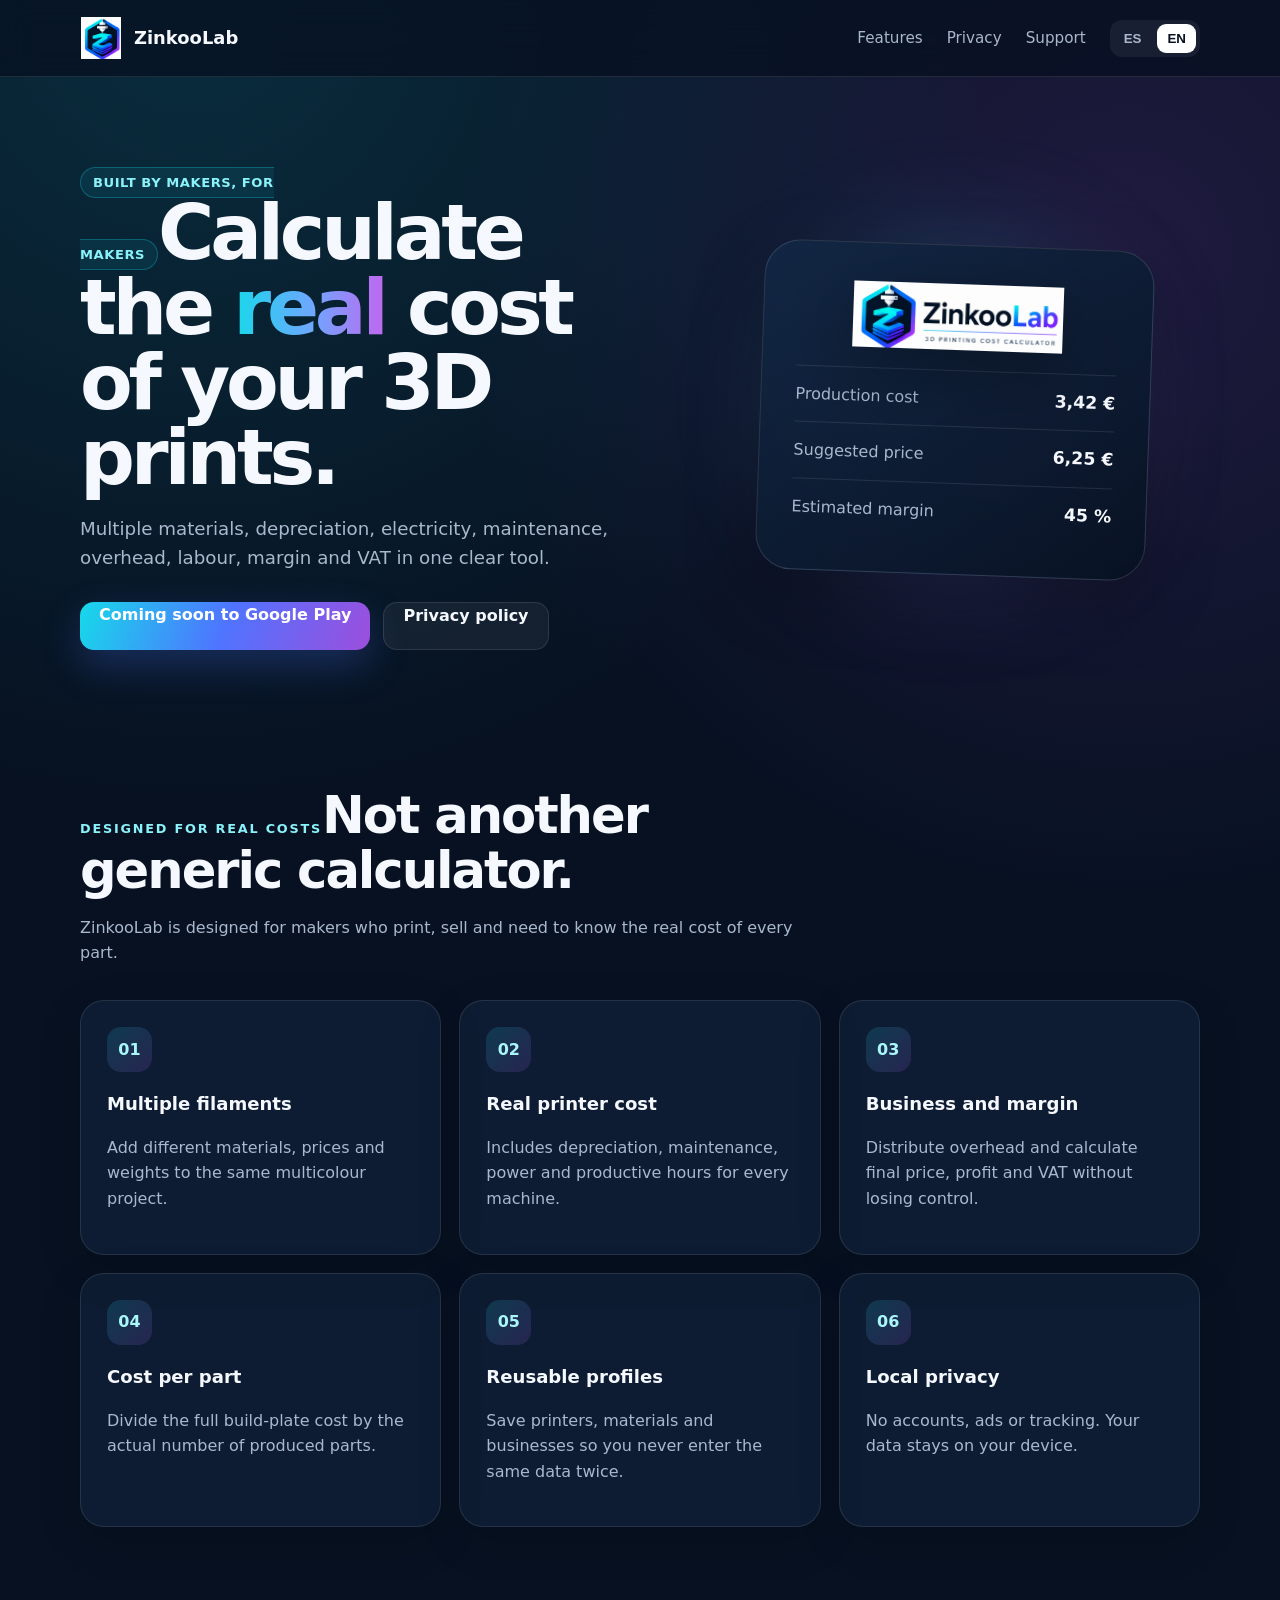
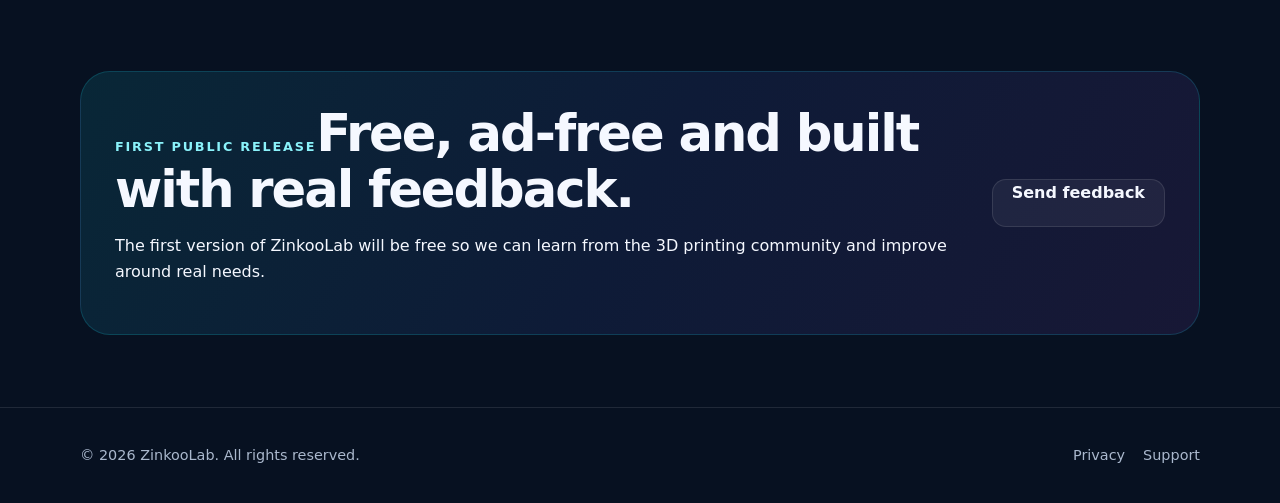
<file: index.html>
<!doctype html><html lang="es"><head><meta charset="utf-8"><meta name="viewport" content="width=device-width,initial-scale=1"><meta name="description" content="ZinkooLab calcula costes reales de impresión 3D con materiales, impresoras, amortización, gastos generales y margen."><title>ZinkooLab — Costes reales para impresión 3D</title><link rel="icon" href="assets/icon-192.png"><link rel="stylesheet" href="styles.css"></head><body>
<nav class="nav"><div class="container nav-inner"><a class="brand" href="index.html"><img src="assets/brand-mark.png" alt="ZinkooLab"><span>ZinkooLab</span></a><div class="nav-links"><a href="#features" data-lang="es">Funciones</a><a href="#features" data-lang="en">Features</a><a href="privacy.html" data-lang="es">Privacidad</a><a href="privacy.html" data-lang="en">Privacy</a><a class="keep" href="support.html" data-lang="es">Soporte</a><a class="keep" href="support.html" data-lang="en">Support</a><div class="lang"><button data-set-lang="es">ES</button><button data-set-lang="en">EN</button></div></div></div></nav>
<header class="hero"><div class="container hero-grid"><div><span class="badge" data-lang="es">Hecha por makers, para makers</span><span class="badge" data-lang="en">Built by makers, for makers</span><h1 data-lang="es">Calcula el coste <span class="gradient">real</span> de tus impresiones 3D.</h1><h1 data-lang="en">Calculate the <span class="gradient">real</span> cost of your 3D prints.</h1><p class="lead" data-lang="es">Materiales múltiples, amortización, electricidad, mantenimiento, gastos generales, mano de obra, margen e IVA en una única herramienta clara.</p><p class="lead" data-lang="en">Multiple materials, depreciation, electricity, maintenance, overhead, labour, margin and VAT in one clear tool.</p><div class="actions"><a class="button primary" href="#availability" data-lang="es">Próximamente en Google Play</a><a class="button primary" href="#availability" data-lang="en">Coming soon to Google Play</a><a class="button secondary" href="privacy.html" data-lang="es">Política de privacidad</a><a class="button secondary" href="privacy.html" data-lang="en">Privacy policy</a></div></div><div class="visual"><div class="glow"></div><div class="app-card"><img src="assets/logo-horizontal.png" alt="ZinkooLab"><div class="metric"><span data-lang="es">Coste de fabricación</span><span data-lang="en">Production cost</span><strong>3,42 €</strong></div><div class="metric"><span data-lang="es">Precio recomendado</span><span data-lang="en">Suggested price</span><strong>6,25 €</strong></div><div class="metric"><span data-lang="es">Margen estimado</span><span data-lang="en">Estimated margin</span><strong>45 %</strong></div></div></div></div></header>
<section id="features" class="section"><div class="container"><div class="section-header"><span class="eyebrow" data-lang="es">Diseñada para costes reales</span><span class="eyebrow" data-lang="en">Designed for real costs</span><h2 data-lang="es">No es otra calculadora genérica.</h2><h2 data-lang="en">Not another generic calculator.</h2><p data-lang="es">ZinkooLab está pensada para makers que imprimen, venden y necesitan saber qué cuesta realmente cada pieza.</p><p data-lang="en">ZinkooLab is designed for makers who print, sell and need to know the real cost of every part.</p></div><div class="grid">
<div class="card"><div class="icon">01</div><h3 data-lang="es">Varios filamentos</h3><h3 data-lang="en">Multiple filaments</h3><p data-lang="es">Añade distintos materiales, precios y gramos dentro del mismo proyecto multicolor.</p><p data-lang="en">Add different materials, prices and weights to the same multicolour project.</p></div>
<div class="card"><div class="icon">02</div><h3 data-lang="es">Coste real de impresora</h3><h3 data-lang="en">Real printer cost</h3><p data-lang="es">Incluye amortización, mantenimiento, potencia y horas productivas de cada máquina.</p><p data-lang="en">Includes depreciation, maintenance, power and productive hours for every machine.</p></div>
<div class="card"><div class="icon">03</div><h3 data-lang="es">Negocio y margen</h3><h3 data-lang="en">Business and margin</h3><p data-lang="es">Reparte gastos generales y calcula precio final, beneficio e IVA sin perder el control.</p><p data-lang="en">Distribute overhead and calculate final price, profit and VAT without losing control.</p></div>
<div class="card"><div class="icon">04</div><h3 data-lang="es">Coste por pieza</h3><h3 data-lang="en">Cost per part</h3><p data-lang="es">Divide el coste completo de la placa entre las piezas reales producidas.</p><p data-lang="en">Divide the full build-plate cost by the actual number of produced parts.</p></div>
<div class="card"><div class="icon">05</div><h3 data-lang="es">Perfiles reutilizables</h3><h3 data-lang="en">Reusable profiles</h3><p data-lang="es">Guarda impresoras, materiales y empresas para no introducir lo mismo dos veces.</p><p data-lang="en">Save printers, materials and businesses so you never enter the same data twice.</p></div>
<div class="card"><div class="icon">06</div><h3 data-lang="es">Privacidad local</h3><h3 data-lang="en">Local privacy</h3><p data-lang="es">Sin cuentas, anuncios ni seguimiento. Tus datos permanecen en tu dispositivo.</p><p data-lang="en">No accounts, ads or tracking. Your data stays on your device.</p></div>
</div></div></section>
<section id="availability" class="section"><div class="container"><div class="callout"><div><span class="eyebrow" data-lang="es">Primera versión pública</span><span class="eyebrow" data-lang="en">First public release</span><h2 data-lang="es">Gratis, sin anuncios y construida con feedback real.</h2><h2 data-lang="en">Free, ad-free and built with real feedback.</h2><p data-lang="es">La primera versión de ZinkooLab se publicará gratis para aprender de la comunidad de impresión 3D y mejorar sobre necesidades reales.</p><p data-lang="en">The first version of ZinkooLab will be free so we can learn from the 3D printing community and improve around real needs.</p></div><a class="button secondary" href="support.html" data-lang="es">Enviar sugerencias</a><a class="button secondary" href="support.html" data-lang="en">Send feedback</a></div></div></section>
<footer class="footer"><div class="container footer-inner"><span>© 2026 ZinkooLab. All rights reserved.</span><div class="footer-links"><a href="privacy.html" data-lang="es">Privacidad</a><a href="privacy.html" data-lang="en">Privacy</a><a href="support.html" data-lang="es">Soporte</a><a href="support.html" data-lang="en">Support</a></div></div></footer><script src="script.js"></script></body></html>
</file>
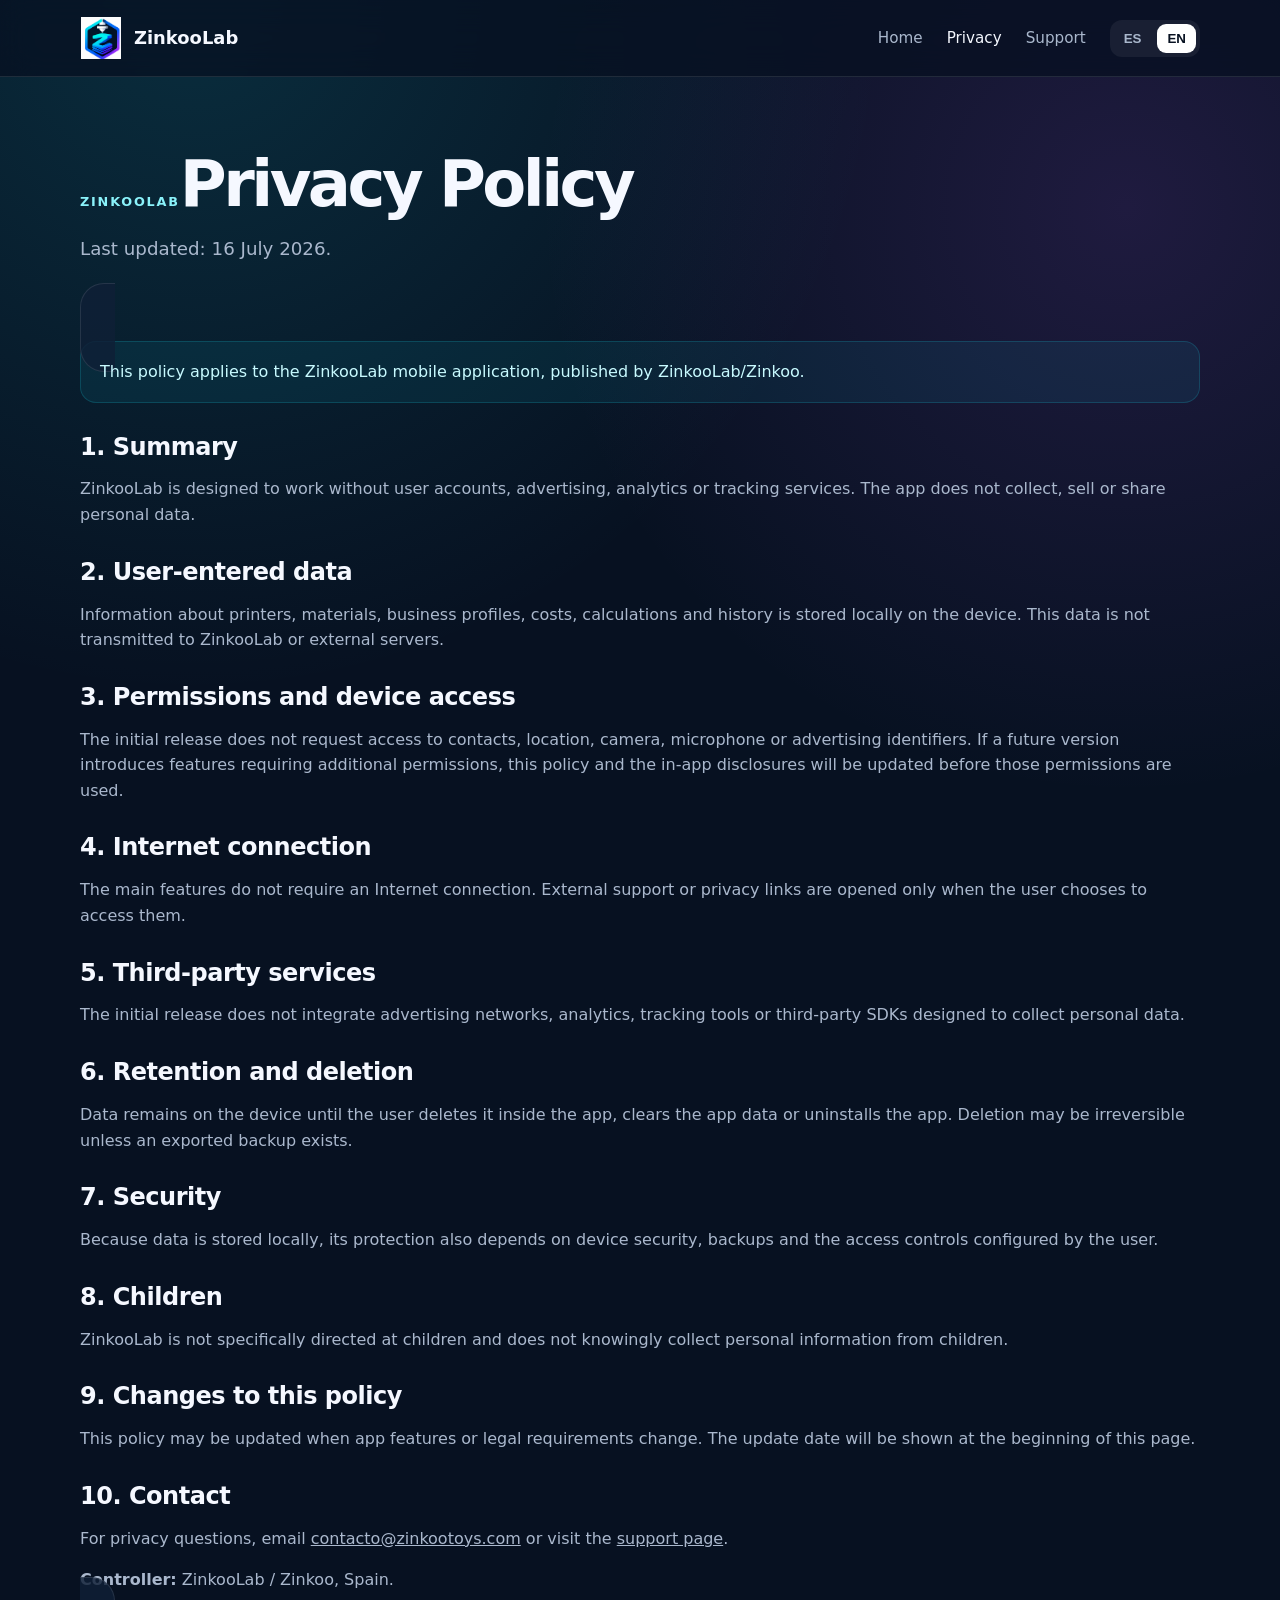
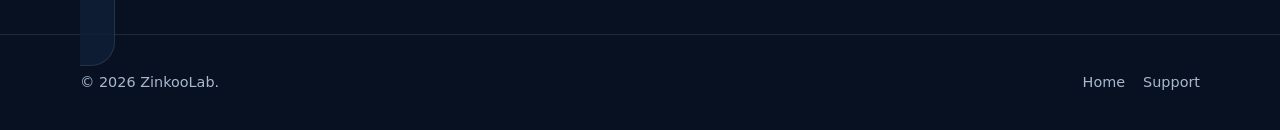
<file: privacy.html>
<!doctype html><html lang="es"><head><meta charset="utf-8"><meta name="viewport" content="width=device-width,initial-scale=1"><meta name="description" content="Política de privacidad de ZinkooLab."><title>Privacidad — ZinkooLab</title><link rel="icon" href="assets/icon-192.png"><link rel="stylesheet" href="styles.css"></head><body>
<nav class="nav"><div class="container nav-inner"><a class="brand" href="index.html"><img src="assets/brand-mark.png" alt="ZinkooLab"><span>ZinkooLab</span></a><div class="nav-links"><a href="index.html" data-lang="es">Inicio</a><a href="index.html" data-lang="en">Home</a><a class="active keep" href="privacy.html" data-lang="es">Privacidad</a><a class="active keep" href="privacy.html" data-lang="en">Privacy</a><a href="support.html" data-lang="es">Soporte</a><a href="support.html" data-lang="en">Support</a><div class="lang"><button data-set-lang="es">ES</button><button data-set-lang="en">EN</button></div></div></div></nav>
<main class="container"><div class="page-head"><span class="eyebrow">ZinkooLab</span><h1 data-lang="es">Política de privacidad</h1><h1 data-lang="en">Privacy Policy</h1><p class="lead" data-lang="es">Última actualización: 16 de julio de 2026.</p><p class="lead" data-lang="en">Last updated: 16 July 2026.</p></div>
<article class="legal" data-lang="es"><div class="notice">Esta política se aplica a la aplicación móvil ZinkooLab, publicada por ZinkooLab/Zinkoo.</div><h2>1. Resumen</h2><p>ZinkooLab ha sido diseñada para funcionar sin cuentas de usuario, publicidad, analítica ni servicios de seguimiento. La aplicación no recoge, vende ni comparte datos personales.</p><h2>2. Datos introducidos por el usuario</h2><p>La información sobre impresoras, materiales, perfiles de negocio, costes, cálculos e historial se guarda localmente en el dispositivo. Estos datos no se transmiten a ZinkooLab ni a servidores externos.</p><h2>3. Permisos y acceso al dispositivo</h2><p>La versión inicial no solicita acceso a contactos, ubicación, cámara, micrófono ni identificadores publicitarios. Si una futura versión incorpora funciones que requieran permisos adicionales, esta política y la información mostrada dentro de la aplicación se actualizarán antes de su uso.</p><h2>4. Conexión a Internet</h2><p>Las funciones principales de la aplicación no requieren conexión a Internet. Los enlaces externos de soporte o política de privacidad se abren únicamente cuando el usuario decide acceder a ellos.</p><h2>5. Servicios de terceros</h2><p>La versión inicial no integra redes publicitarias, herramientas de analítica, seguimiento ni SDK de terceros destinados a recopilar datos personales.</p><h2>6. Conservación y eliminación</h2><p>Los datos permanecen en el dispositivo hasta que el usuario los elimina desde la aplicación, borra los datos de la aplicación o la desinstala. La eliminación puede ser irreversible si no existe una copia de seguridad exportada.</p><h2>7. Seguridad</h2><p>Al almacenarse localmente, la protección de los datos depende también de la seguridad del dispositivo, sus copias de seguridad y el control de acceso configurado por el usuario.</p><h2>8. Menores</h2><p>ZinkooLab no está dirigida específicamente a menores de edad y no recopila conscientemente información personal de menores.</p><h2>9. Cambios en esta política</h2><p>Esta política puede actualizarse cuando cambien las funciones de la aplicación o los requisitos legales. La fecha de actualización se mostrará al principio de esta página.</p><h2>10. Contacto</h2><p>Para consultas de privacidad, escribe a <a href="mailto:contacto@zinkootoys.com"><u>contacto@zinkootoys.com</u></a> o visita la página de <a href="support.html"><u>soporte</u></a>.</p><p><strong>Responsable:</strong> ZinkooLab / Zinkoo, España.</p></article>
<article class="legal" data-lang="en"><div class="notice">This policy applies to the ZinkooLab mobile application, published by ZinkooLab/Zinkoo.</div><h2>1. Summary</h2><p>ZinkooLab is designed to work without user accounts, advertising, analytics or tracking services. The app does not collect, sell or share personal data.</p><h2>2. User-entered data</h2><p>Information about printers, materials, business profiles, costs, calculations and history is stored locally on the device. This data is not transmitted to ZinkooLab or external servers.</p><h2>3. Permissions and device access</h2><p>The initial release does not request access to contacts, location, camera, microphone or advertising identifiers. If a future version introduces features requiring additional permissions, this policy and the in-app disclosures will be updated before those permissions are used.</p><h2>4. Internet connection</h2><p>The main features do not require an Internet connection. External support or privacy links are opened only when the user chooses to access them.</p><h2>5. Third-party services</h2><p>The initial release does not integrate advertising networks, analytics, tracking tools or third-party SDKs designed to collect personal data.</p><h2>6. Retention and deletion</h2><p>Data remains on the device until the user deletes it inside the app, clears the app data or uninstalls the app. Deletion may be irreversible unless an exported backup exists.</p><h2>7. Security</h2><p>Because data is stored locally, its protection also depends on device security, backups and the access controls configured by the user.</p><h2>8. Children</h2><p>ZinkooLab is not specifically directed at children and does not knowingly collect personal information from children.</p><h2>9. Changes to this policy</h2><p>This policy may be updated when app features or legal requirements change. The update date will be shown at the beginning of this page.</p><h2>10. Contact</h2><p>For privacy questions, email <a href="mailto:contacto@zinkootoys.com"><u>contacto@zinkootoys.com</u></a> or visit the <a href="support.html"><u>support page</u></a>.</p><p><strong>Controller:</strong> ZinkooLab / Zinkoo, Spain.</p></article></main>
<footer class="footer"><div class="container footer-inner"><span>© 2026 ZinkooLab.</span><div class="footer-links"><a href="index.html" data-lang="es">Inicio</a><a href="index.html" data-lang="en">Home</a><a href="support.html" data-lang="es">Soporte</a><a href="support.html" data-lang="en">Support</a></div></div></footer><script src="script.js"></script></body></html>
</file>
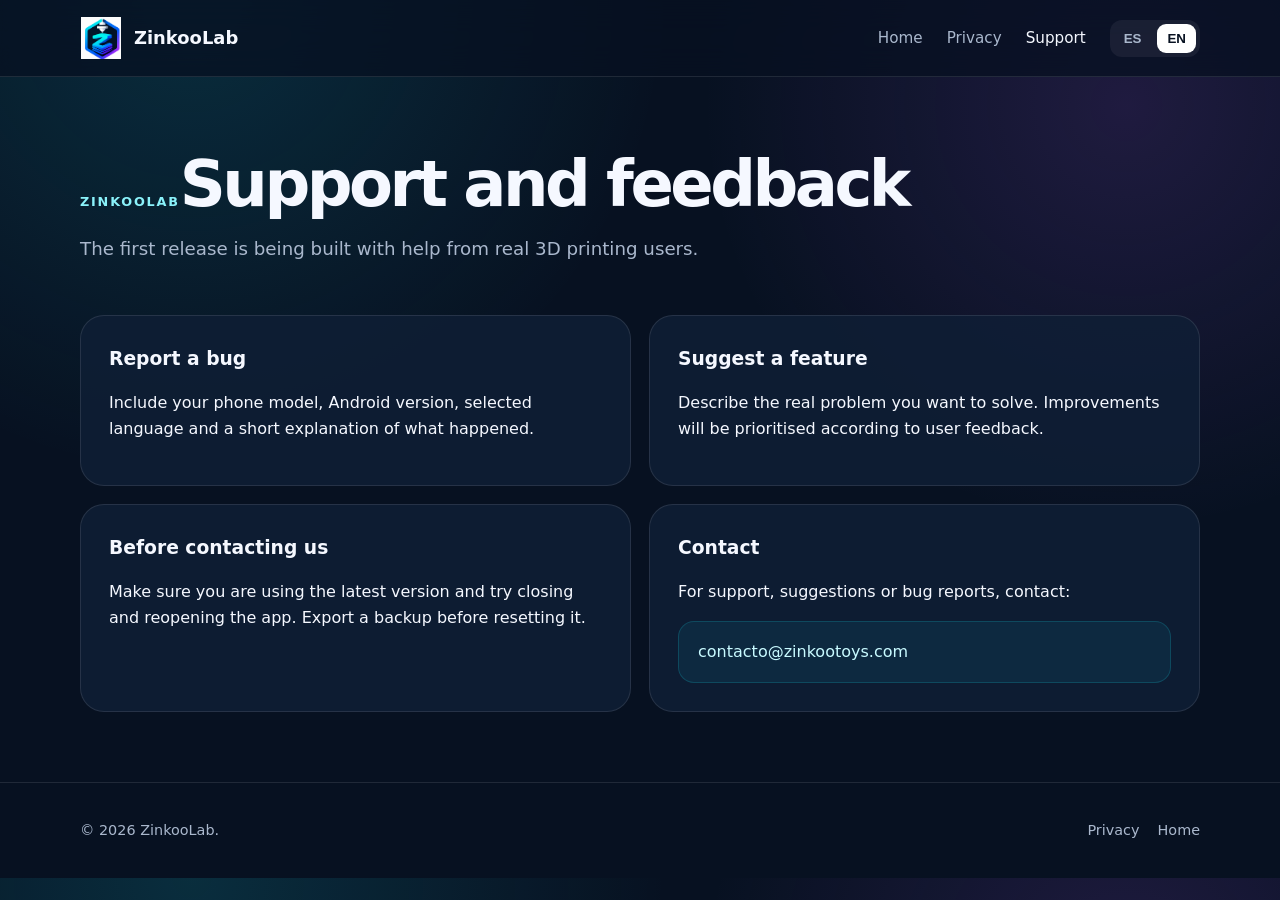
<file: support.html>
<!doctype html><html lang="es"><head><meta charset="utf-8"><meta name="viewport" content="width=device-width,initial-scale=1"><meta name="description" content="Soporte y feedback para ZinkooLab."><title>Soporte — ZinkooLab</title><link rel="icon" href="assets/icon-192.png"><link rel="stylesheet" href="styles.css"></head><body>
<nav class="nav"><div class="container nav-inner"><a class="brand" href="index.html"><img src="assets/brand-mark.png" alt="ZinkooLab"><span>ZinkooLab</span></a><div class="nav-links"><a href="index.html" data-lang="es">Inicio</a><a href="index.html" data-lang="en">Home</a><a href="privacy.html" data-lang="es">Privacidad</a><a href="privacy.html" data-lang="en">Privacy</a><a class="active keep" href="support.html" data-lang="es">Soporte</a><a class="active keep" href="support.html" data-lang="en">Support</a><div class="lang"><button data-set-lang="es">ES</button><button data-set-lang="en">EN</button></div></div></div></nav>
<main class="container"><div class="page-head"><span class="eyebrow">ZinkooLab</span><h1 data-lang="es">Soporte y feedback</h1><h1 data-lang="en">Support and feedback</h1><p class="lead" data-lang="es">La primera versión se construye con la ayuda de usuarios reales de impresión 3D.</p><p class="lead" data-lang="en">The first release is being built with help from real 3D printing users.</p></div><div class="support-grid">
<section class="support-item"><h3 data-lang="es">Informar de un error</h3><h3 data-lang="en">Report a bug</h3><p data-lang="es">Incluye el modelo del móvil, versión de Android, idioma usado y una breve explicación de lo ocurrido.</p><p data-lang="en">Include your phone model, Android version, selected language and a short explanation of what happened.</p></section>
<section class="support-item"><h3 data-lang="es">Proponer una función</h3><h3 data-lang="en">Suggest a feature</h3><p data-lang="es">Describe el problema real que quieres resolver. Las mejoras se priorizarán según el feedback recibido.</p><p data-lang="en">Describe the real problem you want to solve. Improvements will be prioritised according to user feedback.</p></section>
<section class="support-item"><h3 data-lang="es">Antes de escribir</h3><h3 data-lang="en">Before contacting us</h3><p data-lang="es">Comprueba que usas la última versión y prueba a cerrar y volver a abrir la aplicación. Puedes exportar una copia antes de restablecerla.</p><p data-lang="en">Make sure you are using the latest version and try closing and reopening the app. Export a backup before resetting it.</p></section>
<section class="support-item"><h3 data-lang="es">Contacto</h3><h3 data-lang="en">Contact</h3><p data-lang="es">Para soporte, sugerencias o informar de un error, escribe a:</p><p data-lang="en">For support, suggestions or bug reports, contact:</p><div class="notice"><a href="mailto:contacto@zinkootoys.com">contacto@zinkootoys.com</a></div></section>
</div></main><footer class="footer"><div class="container footer-inner"><span>© 2026 ZinkooLab.</span><div class="footer-links"><a href="privacy.html" data-lang="es">Privacidad</a><a href="privacy.html" data-lang="en">Privacy</a><a href="index.html" data-lang="es">Inicio</a><a href="index.html" data-lang="en">Home</a></div></div></footer><script src="script.js"></script></body></html>
</file>
<file: styles.css>
:root {
  --bg: #071121;
  --bg-soft: #0d1b31;
  --card: rgba(15, 31, 54, .82);
  --text: #f5f8ff;
  --muted: #aab8cd;
  --line: rgba(255,255,255,.10);
  --cyan: #17d9ea;
  --blue: #4f74ff;
  --violet: #9d4edd;
  --shadow: 0 24px 70px rgba(0,0,0,.28);
  --radius: 24px;
}
*{box-sizing:border-box}
html{scroll-behavior:smooth}
body{margin:0;font-family:Inter,ui-sans-serif,system-ui,-apple-system,BlinkMacSystemFont,"Segoe UI",sans-serif;background:
radial-gradient(circle at 15% 0%,rgba(23,217,234,.14),transparent 34%),
radial-gradient(circle at 88% 12%,rgba(157,78,221,.16),transparent 31%),var(--bg);color:var(--text);line-height:1.6}
a{color:inherit;text-decoration:none}
img{max-width:100%}
.container{width:min(1120px,calc(100% - 36px));margin:auto}
.nav{position:sticky;top:0;z-index:20;background:rgba(7,17,33,.76);backdrop-filter:blur(16px);border-bottom:1px solid var(--line)}
.nav-inner{height:76px;display:flex;align-items:center;justify-content:space-between;gap:24px}
.brand{display:flex;align-items:center;gap:12px;font-weight:800;font-size:1.12rem}
.brand img{width:42px;height:42px;object-fit:contain}
.nav-links{display:flex;align-items:center;gap:24px;color:var(--muted);font-size:.95rem}
.nav-links a:hover,.nav-links a.active{color:var(--text)}
.lang{display:flex;gap:6px;background:rgba(255,255,255,.06);padding:4px;border-radius:12px}
.lang button{border:0;background:transparent;color:var(--muted);padding:7px 10px;border-radius:9px;cursor:pointer;font-weight:700}
.lang button.active{background:#fff;color:#071121}
.hero{padding:92px 0 66px}
.hero-grid{display:grid;grid-template-columns:1.08fr .92fr;align-items:center;gap:54px}
.badge{display:inline-flex;padding:7px 12px;border:1px solid rgba(23,217,234,.28);background:rgba(23,217,234,.08);color:#8af2fa;border-radius:999px;font-size:.82rem;font-weight:800;letter-spacing:.04em;text-transform:uppercase}
h1{font-size:clamp(2.7rem,6vw,5.4rem);line-height:.98;margin:20px 0 24px;letter-spacing:-.055em}
.gradient{background:linear-gradient(90deg,var(--cyan),#6ea7ff 52%,#c067ef);-webkit-background-clip:text;background-clip:text;color:transparent}
.lead{color:var(--muted);font-size:1.14rem;max-width:650px}
.actions{display:flex;flex-wrap:wrap;gap:13px;margin-top:30px}
.button{display:inline-flex;align-items:center;justify-content:center;min-height:48px;padding:0 19px;border-radius:14px;font-weight:800;border:1px solid var(--line)}
.button.primary{background:linear-gradient(110deg,var(--cyan),var(--blue),var(--violet));color:#fff;border:0;box-shadow:0 15px 38px rgba(79,116,255,.26)}
.button.secondary{background:rgba(255,255,255,.055)}
.visual{position:relative;min-height:440px;display:grid;place-items:center}
.glow{position:absolute;width:330px;height:330px;border-radius:50%;background:linear-gradient(135deg,rgba(23,217,234,.28),rgba(157,78,221,.24));filter:blur(54px)}
.app-card{position:relative;width:min(390px,100%);padding:34px;border-radius:36px;background:linear-gradient(145deg,rgba(18,39,69,.94),rgba(8,18,34,.96));border:1px solid rgba(255,255,255,.13);box-shadow:var(--shadow);transform:rotate(2deg)}
.app-card img{display:block;width:210px;margin:4px auto 20px;filter:drop-shadow(0 20px 35px rgba(0,0,0,.35))}
.metric{display:flex;justify-content:space-between;align-items:center;padding:14px 0;border-top:1px solid var(--line)}
.metric span{color:var(--muted)}
.metric strong{font-size:1.08rem}
.section{padding:72px 0}
.section-header{max-width:720px;margin-bottom:34px}
.eyebrow{color:#8af2fa;font-size:.8rem;text-transform:uppercase;letter-spacing:.14em;font-weight:900}
h2{font-size:clamp(2rem,4vw,3.25rem);line-height:1.08;letter-spacing:-.04em;margin:10px 0 14px}
.section-header p,.card p,.legal p,.legal li{color:var(--muted)}
.grid{display:grid;grid-template-columns:repeat(3,1fr);gap:18px}
.card{padding:26px;border:1px solid var(--line);border-radius:var(--radius);background:var(--card);box-shadow:0 14px 45px rgba(0,0,0,.14)}
.icon{width:45px;height:45px;display:grid;place-items:center;border-radius:14px;background:linear-gradient(135deg,rgba(23,217,234,.16),rgba(157,78,221,.18));font-weight:900;color:#aaf7fb;margin-bottom:18px}
.card h3{margin:0 0 8px;font-size:1.13rem}
.callout{display:grid;grid-template-columns:1fr auto;align-items:center;gap:30px;padding:34px;border-radius:30px;border:1px solid rgba(23,217,234,.18);background:linear-gradient(120deg,rgba(23,217,234,.11),rgba(79,116,255,.10),rgba(157,78,221,.11))}
.callout h2{margin-top:0}
.footer{padding:36px 0;border-top:1px solid var(--line);color:var(--muted);font-size:.9rem}
.footer-inner{display:flex;justify-content:space-between;gap:20px;flex-wrap:wrap}
.footer-links{display:flex;gap:18px;flex-wrap:wrap}
.page-head{padding:76px 0 34px}
.page-head h1{font-size:clamp(2.6rem,5vw,4.5rem);margin-bottom:14px}
.legal{max-width:830px;padding:34px;border:1px solid var(--line);border-radius:var(--radius);background:var(--card);margin-bottom:70px}
.legal h2{font-size:1.5rem;letter-spacing:-.02em;margin-top:32px}
.legal h2:first-child{margin-top:0}
.notice{padding:17px 19px;border-radius:16px;background:rgba(23,217,234,.075);border:1px solid rgba(23,217,234,.18);color:#c8faff}
.support-grid{display:grid;grid-template-columns:repeat(2,1fr);gap:18px;margin-bottom:70px}
.support-item{padding:28px;border-radius:var(--radius);border:1px solid var(--line);background:var(--card)}
.support-item h3{margin-top:0}
code{background:rgba(255,255,255,.08);padding:.12em .38em;border-radius:.4em}
[data-lang="en"]{display:none}
body.en [data-lang="es"]{display:none}
body.en [data-lang="en"]{display:initial}
body.en div[data-lang="en"],body.en section[data-lang="en"],body.en p[data-lang="en"],body.en ul[data-lang="en"]{display:block}
@media(max-width:820px){.nav-links a:not(.keep){display:none}.hero{padding-top:64px}.hero-grid{grid-template-columns:1fr}.visual{min-height:350px}.grid{grid-template-columns:1fr}.callout{grid-template-columns:1fr}.support-grid{grid-template-columns:1fr}.app-card{transform:none}}
@media(max-width:480px){.container{width:min(100% - 24px,1120px)}.nav-inner{height:68px}.brand span{font-size:1rem}.hero{padding-top:46px}.actions{display:grid}.button{width:100%}.legal{padding:23px}.app-card{padding:24px}}
</file>
